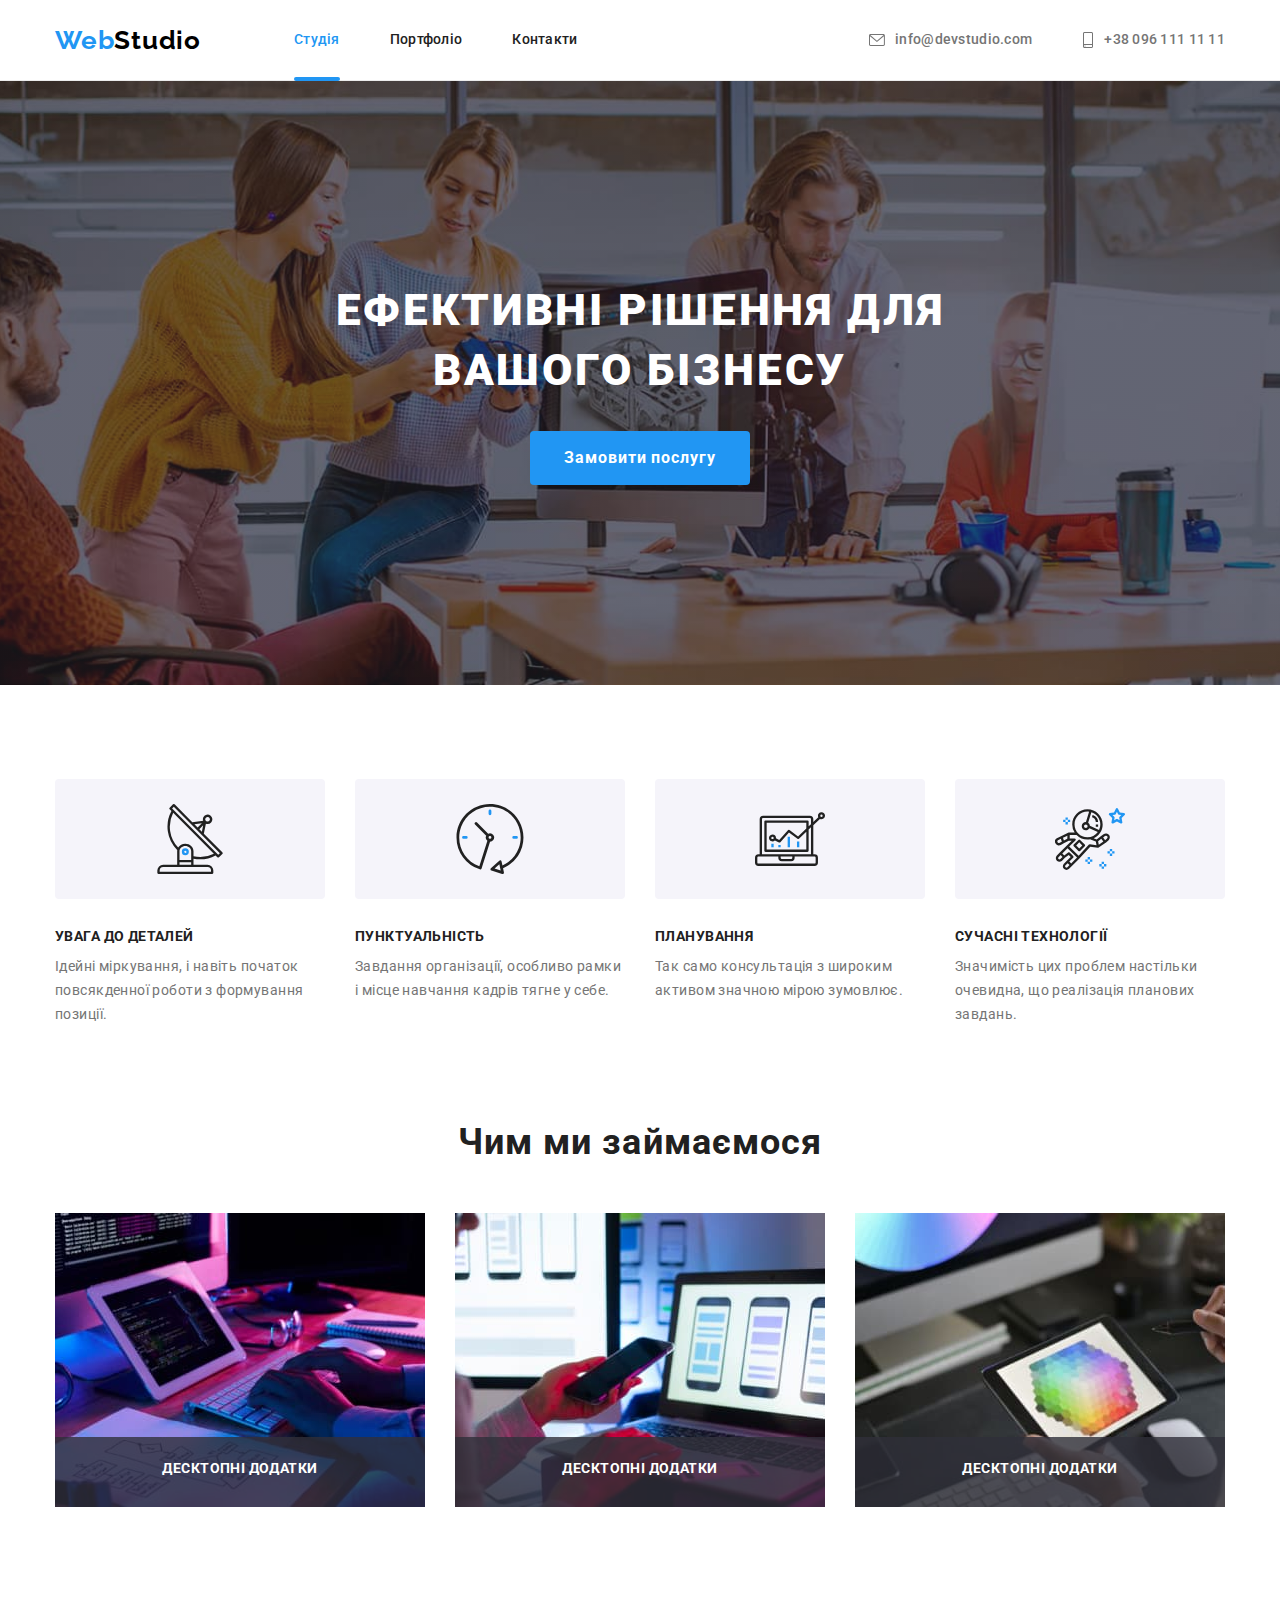
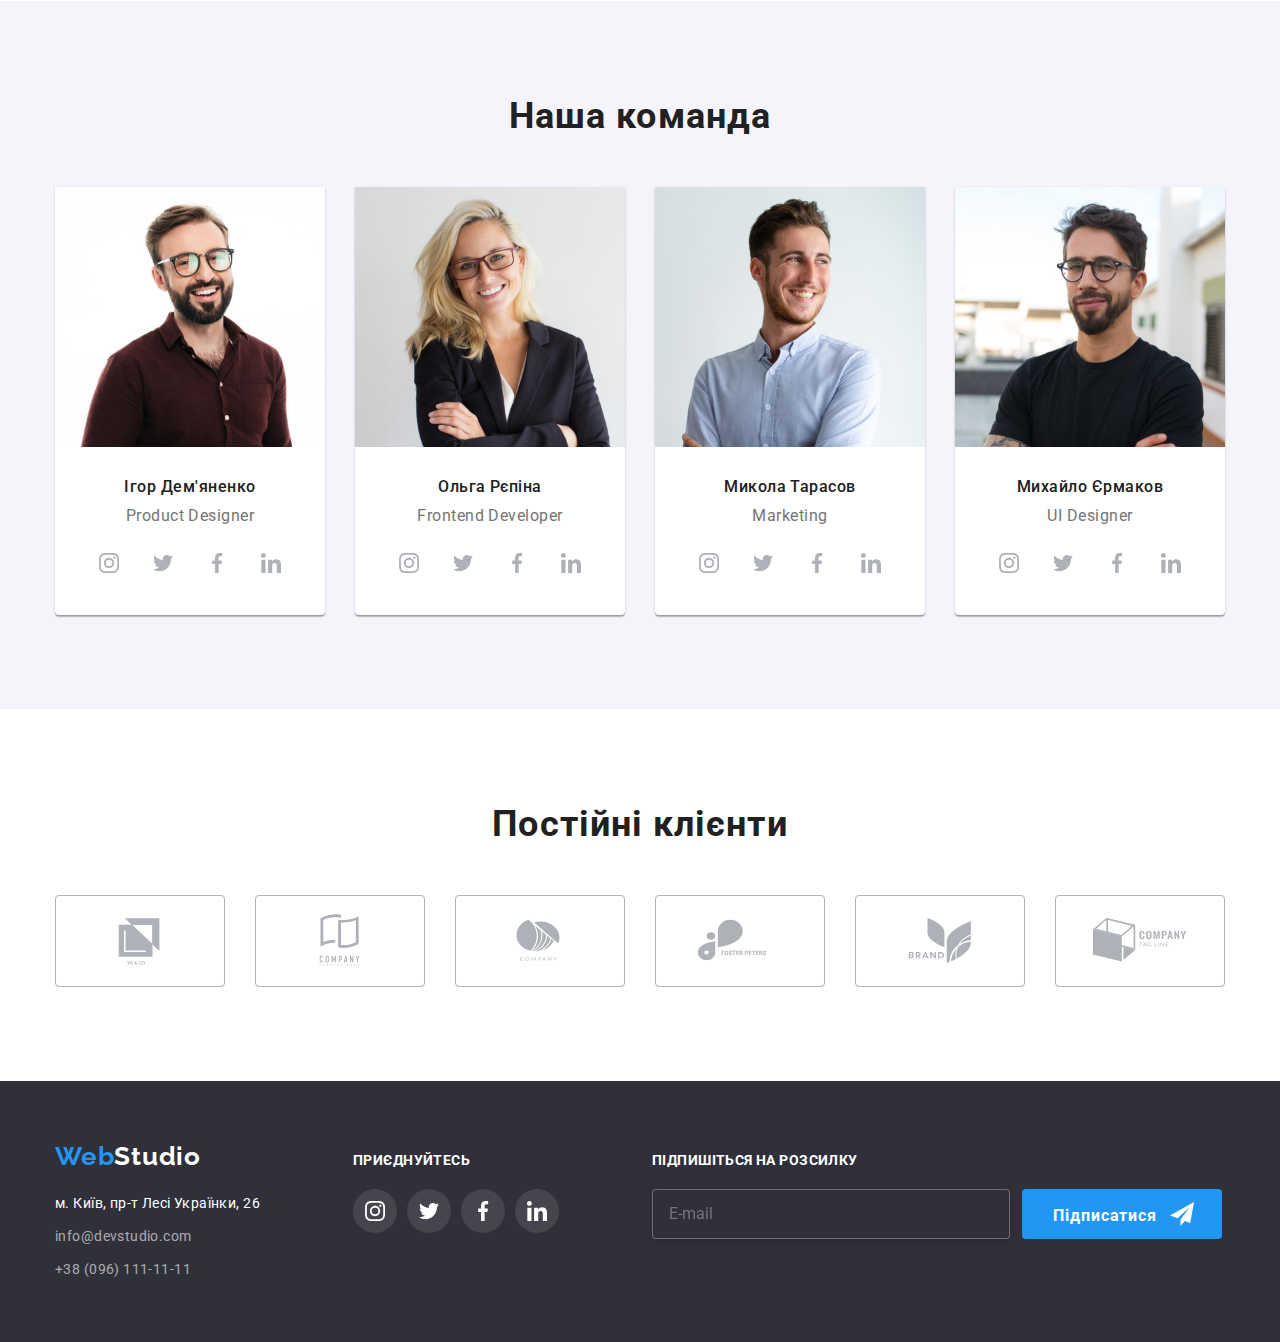
<file: index.html>
<!DOCTYPE html>
<html lang="uk">
  <head>
    <meta charset="UTF-8" />
    <meta http-equiv="X-UA-Compatible" content="IE=edge" />
    <meta name="viewport" content="width=device-width, initial-scale=1.0" />
    <title>Студія</title>
    <link
      rel="stylesheet"
      href="https://cdnjs.cloudflare.com/ajax/libs/modern-normalize/1.0.0/modern-normalize.min.css"
    />
    <link rel="preconnect" href="https://fonts.googleapis.com" />
    <link rel="preconnect" href="https://fonts.gstatic.com" crossorigin />
    <link
      href="https://fonts.googleapis.com/css2?family=Raleway:wght@700&family=Roboto:wght@400;500;700;900&display=swap"
      rel="stylesheet"
    />
    <!-- <link rel="stylesheet" href="./css/styles.css" /> -->
    <link rel="stylesheet" href="./css/main.min.css" />
  </head>
  <body>
    <header class="header__navigation">
      <div class="container header__container">
        <!-- logo -->
        <a href="./index.html" class="header__logo"
          >Web<span class="logo-black">Studio</span></a
        >
        <!-- Меню навігації по інших сторінках -->
        <nav class="header__nav">
          <ul class="header__list list">
            <li class="header__nav-item">
              <a class="header__nav-link current" href="./index.html">Студія</a>
            </li>
            <li class="header__nav-item">
              <a class="header__nav-link" href="./portfolio.html">Портфоліо</a>
            </li>
            <li class="header__nav-item">
              <a class="header__nav-link" href="#">Контакти</a>
            </li>
          </ul>
        </nav>

        <ul class="header__contacts list">
          <li class="header__contacts-item">
            <!-- Посилання на адресу електронної пошти  -->
            <a class="header__contacts-mail" href="mailto:info@devstudio.com"
              ><svg
                class="header__contacts-envelope-icon"
                width="16"
                height="12"
              >
                <use href="./images/symbol-defs.svg#envelope"></use></svg
              >info@devstudio.com</a
            >
          </li>
          <li class="header__contacts-item">
            <!-- Посилання на телефонний номер -->
            <a class="header__contacts-phone" href="tel:+380961111111"
              ><svg
                class="header__contacts-smartphone-icon"
                width="12"
                height="16"
              >
                <use href="./images/symbol-defs.svg#smartphone"></use></svg
              >+38 096 111 11 11</a
            >
          </li>
        </ul>
      </div>
    </header>
    <!-- Унікальний контент сторінки -->
    <main class="main">
      <!-- Секція 1 hero-->
      <section class="hero">
        <div class="container hero__container">
          <h1 class="hero__title">Ефективні рішення для вашого бізнесу</h1>
          <button type="button" class="hero__button" data-modal-open>
            Замовити послугу
          </button>
        </div>
      </section>

      <!-- Секція 2 feature-->
      <section class="feature section">
        <div class="container">
          <h2 class="visually-hidden">Наші особливості</h2>
          <ul class="feature__list list">
            <li class="feature__item">
              <div class="feature__group">
                <svg class="feature__icon" width="70px" height="70px">
                  <use href="./images/symbol-defs.svg#antenna-1"></use>
                </svg>
              </div>
              <h3 class="feature__title">Увага до деталей</h3>
              <p class="feature__text">
                Ідейні міркування, і навіть початок повсякденної роботи з
                формування позиції.
              </p>
            </li>
            <li class="feature__item">
              <div class="feature__group">
                <svg class="feature__icon" width="70px" height="70px">
                  <use href="./images/symbol-defs.svg#clock-1"></use>
                </svg>
              </div>
              <h3 class="feature__title">Пунктуальність</h3>
              <p class="feature__text">
                Завдання організації, особливо рамки і місце навчання кадрів
                тягне у себе.
              </p>
            </li>
            <li class="feature__item">
              <div class="feature__group">
                <svg class="feature__icon" width="70px" height="70px">
                  <use href="./images/symbol-defs.svg#diagram-1"></use>
                </svg>
              </div>

              <h3 class="feature__title">Планування</h3>
              <p class="feature__text">
                Так само консультація з широким активом значною мірою зумовлює.
              </p>
            </li>
            <li class="feature__item">
              <div class="feature__group">
                <svg class="feature__icon" width="70px" height="70px">
                  <use href="./images/symbol-defs.svg#astronaut-1"></use>
                </svg>
              </div>

              <h3 class="feature__title">Сучасні технології</h3>
              <p class="feature__text">
                Значимість цих проблем настільки очевидна, що реалізація
                планових завдань.
              </p>
            </li>
          </ul>
        </div>
      </section>
      <!-- Секція 3 activities-->

      <section class="activities section">
        <div class="container">
          <h2 class="activities__title">Чим ми займаємося</h2>
          <ul class="activities__list list">
            <li class="activities__item">
              <div class="activities__thumb">
                <img
                  class="activities__foto"
                  src="./images/imga.jpg"
                  alt="Людина працює за ком'ютером"
                  width="370"
                />
                <div class="activities__overlay">
                  <div class="activiti__link">
                    <p class="activities__text">Десктопні додатки</p>
                  </div>
                </div>
              </div>
            </li>
            <li class="activities__item">
              <div class="activities__thumb">
                <img
                  class="activities__foto"
                  src="./images/imgb.jpg"
                  alt="Людина тримає телефон"
                  width="370"
                />
                <div class="activities__overlay">
                  <div class="activiti__link">
                    <p class="activities__text">Десктопні додатки</p>
                  </div>
                </div>
              </div>
            </li>
            <li class="activities__item">
              <div class="activities__thumb">
                <img
                  class="activities__foto"
                  src="./images/imgc.jpg"
                  alt="Людина працює на планщеті"
                  width="370"
                />
                <div class="activities__overlay">
                  <div class="activiti__link">
                    <p class="activities__text">Десктопні додатки</p>
                  </div>
                </div>
              </div>
            </li>
          </ul>
        </div>
      </section>
      <!-- Секція 4 workers -->
      <section class="worker section">
        <div class="container">
          <h2 class="worker2-title">Наша команда</h2>
          <ul class="worker-list list">
            <li class="worker-item">
              <img
                class="worker-foto"
                src="./images/1.jpg"
                alt="Молодий чоловік в окулярах"
                width="270"
              />
              <div class="worker-boxlist">
                <h3 class="worker-title">Ігор Дем'яненко</h3>
                <p class="worker-text">Product Designer</p>
                <ul class="worker-social-list list">
                  <li class="worker-social-item">
                    <a href="" class="worker-social-link link">
                      <svg
                        class="worker-social-icon"
                        width="20px"
                        height="20px"
                      >
                        <use href="./images/symbol-defs.svg#instagram-2"></use>
                      </svg>
                    </a>
                  </li>
                  <li class="worker-social-item">
                    <a href="" class="worker-social-link link"
                      ><svg
                        class="worker-social-icon"
                        width="20px"
                        height="20px"
                      >
                        <use
                          href="./images/symbol-defs.svg#twitter-1"
                        ></use></svg
                    ></a>
                  </li>
                  <li class="worker-social-item">
                    <a href="" class="worker-social-link link"
                      ><svg
                        class="worker-social-icon"
                        width="20px"
                        height="20px"
                      >
                        <use
                          href="./images/symbol-defs.svg#facebook-1"
                        ></use></svg
                    ></a>
                  </li>
                  <li class="worker-social-item">
                    <a href="" class="worker-social-link link"
                      ><svg
                        class="worker-social-icon"
                        width="20px"
                        height="20px"
                      >
                        <use
                          href="./images/symbol-defs.svg#linkedin-1"
                        ></use></svg
                    ></a>
                  </li>
                </ul>
              </div>
            </li>

            <li class="worker-item">
              <img
                class="worker-foto"
                src="./images/2.jpg"
                alt="Молода дівчина в окулярах"
                width="270"
              />
              <div class="worker-boxlist">
                <h3 class="worker-title">Ольга Рєпіна</h3>
                <p class="worker-text">Frontend Developer</p>
                <ul class="worker-social-list list">
                  <li class="worker-social-item">
                    <a href="" class="worker-social-link link">
                      <svg
                        class="worker-social-icon icon"
                        width="20px"
                        height="20px"
                      >
                        <use href="./images/symbol-defs.svg#instagram-2"></use>
                      </svg>
                    </a>
                  </li>
                  <li class="worker-social-item">
                    <a href="" class="worker-social-link link"
                      ><svg
                        class="worker-social-icon"
                        width="20px"
                        height="20px"
                      >
                        <use
                          href="./images/symbol-defs.svg#twitter-1"
                        ></use></svg
                    ></a>
                  </li>
                  <li class="worker-social-item">
                    <a href="" class="worker-social-link link"
                      ><svg
                        class="worker-social-icon"
                        width="20px"
                        height="20px"
                      >
                        <use
                          href="./images/symbol-defs.svg#facebook-1"
                        ></use></svg
                    ></a>
                  </li>
                  <li class="worker-social-item">
                    <a href="" class="worker-social-link link"
                      ><svg
                        class="worker-social-icon"
                        width="20px"
                        height="20px"
                      >
                        <use
                          href="./images/symbol-defs.svg#linkedin-1"
                        ></use></svg
                    ></a>
                  </li>
                </ul>
              </div>
            </li>
            <li class="worker-item">
              <img
                class="worker-foto"
                src="./images/3.jpg"
                alt="Молодий чоловік посміхається"
                width="270"
              />
              <div class="worker-boxlist">
                <h3 class="worker-title">Микола Тарасов</h3>
                <p class="worker-text">Marketing</p>
                <ul class="worker-social-list list">
                  <li class="worker-social-item">
                    <a href="" class="worker-social-link link">
                      <svg
                        class="worker-social-icon"
                        width="20px"
                        height="20px"
                      >
                        <use href="./images/symbol-defs.svg#instagram-2"></use>
                      </svg>
                    </a>
                  </li>
                  <li class="worker-social-item">
                    <a href="" class="worker-social-link link"
                      ><svg
                        class="worker-social-icon"
                        width="20px"
                        height="20px"
                      >
                        <use
                          href="./images/symbol-defs.svg#twitter-1"
                        ></use></svg
                    ></a>
                  </li>
                  <li class="worker-social-item">
                    <a href="" class="worker-social-link link"
                      ><svg
                        class="worker-social-icon"
                        width="20px"
                        height="20px"
                      >
                        <use
                          href="./images/symbol-defs.svg#facebook-1"
                        ></use></svg
                    ></a>
                  </li>
                  <li class="worker-social-item">
                    <a href="" class="worker-social-link link"
                      ><svg
                        class="worker-social-icon"
                        width="20px"
                        height="20px"
                      >
                        <use
                          href="./images/symbol-defs.svg#linkedin-1"
                        ></use></svg
                    ></a>
                  </li>
                </ul>
              </div>
            </li>

            <li class="worker-item">
              <img
                class="worker-foto"
                src="./images/4.jpg"
                alt="Молодий чоловік в окулярах"
                width="270"
              />
              <div class="worker-boxlist">
                <h3 class="worker-title">Михайло Єрмаков</h3>
                <p class="worker-text">UI Designer</p>
                <ul class="worker-social-list list">
                  <li class="worker-social-item">
                    <a href="" class="worker-social-link link">
                      <svg
                        class="worker-social-icon"
                        width="20px"
                        height="20px"
                      >
                        <use href="./images/symbol-defs.svg#instagram-2"></use>
                      </svg>
                    </a>
                  </li>
                  <li class="worker-social-item">
                    <a href="" class="worker-social-link link"
                      ><svg
                        class="worker-social-icon"
                        width="20px"
                        height="20px"
                      >
                        <use
                          href="./images/symbol-defs.svg#twitter-1"
                        ></use></svg
                    ></a>
                  </li>
                  <li class="worker-social-item">
                    <a href="" class="worker-social-link link"
                      ><svg
                        class="worker-social-icon"
                        width="20px"
                        height="20px"
                      >
                        <use
                          href="./images/symbol-defs.svg#facebook-1"
                        ></use></svg
                    ></a>
                  </li>
                  <li class="worker-social-item">
                    <a href="" class="worker-social-link link"
                      ><svg
                        class="worker-social-icon"
                        width="20px"
                        height="20px"
                      >
                        <use
                          href="./images/symbol-defs.svg#linkedin-1"
                        ></use></svg
                    ></a>
                  </li>
                </ul>
              </div>
            </li>
          </ul>
        </div>
      </section>

      <section class="client section">
        <div class="container">
          <h2 class="client-title">Постійні клієнти</h2>
          <ul class="client-social-list list">
            <li class="client-social-item">
              <a href="" class="client-social-link link">
                <svg class="client-social-icon" width="106px" height="60px">
                  <use href="./images/symbol-defs.svg#Logo1"></use>
                </svg>
              </a>
            </li>
            <li class="client-social-item">
              <a href="" class="client-social-link link"
                ><svg class="client-social-icon" width="106px" height="60px">
                  <use href="./images/symbol-defs.svg#Logo2"></use></svg
              ></a>
            </li>
            <li class="client-social-item">
              <a href="" class="client-social-link link"
                ><svg class="client-social-icon" width="106px" height="60px">
                  <use href="./images/symbol-defs.svg#Logo3"></use></svg
              ></a>
            </li>
            <li class="client-social-item">
              <a href="" class="client-social-link link"
                ><svg class="client-social-icon" width="106px" height="60px">
                  <use href="./images/symbol-defs.svg#Logo4"></use></svg
              ></a>
            </li>
            <li class="client-social-item">
              <a href="" class="client-social-link link"
                ><svg class="client-social-icon" width="106px" height="60px">
                  <use href="./images/symbol-defs.svg#Logo5"></use></svg
              ></a>
            </li>
            <li class="client-social-item">
              <a href="" class="client-social-link link"
                ><svg class="client-social-icon" width="106px" height="60px">
                  <use href="./images/symbol-defs.svg#Logo6"></use></svg
              ></a>
            </li>
          </ul>
        </div>
      </section>
    </main>
    <!-- Підвал сторінки footer -->
    <footer class="footer">
      <div class="container footer-contact">
        <div class="contact-footer">
          <a class="footer-logo" href="./index.html"
            >Web<span class="logo-wight">Studio</span></a
          >
          <address class="footer-address-list">
            <ul class="footer-list list">
              <li class="footer-item">
                <a
                  class="footer-address"
                  href="https://goo.gl/maps/cFj6b1vBH22CHA6d8"
                  target="_blank"
                  rel="noreferrer noopener"
                  >м. Київ, пр-т Лесі Українки, 26</a
                >
              </li>
              <li class="footer-item">
                <a class="footer-mail" href="mailto:info@devstudio.com"
                  >info@devstudio.com</a
                >
              </li>
              <li class="footer-item">
                <a class="footer-phone" href="tel:+380961111111"
                  >+38 (096) 111-11-11</a
                >
              </li>
            </ul>
          </address>
        </div>

        <div class="social-footer">
          <h3 class="social-footer-title">приєднуйтесь</h3>
          <ul class="social-footer-list list">
            <li class="footer-social-item">
              <a class="footer-social-link link" href="">
                <svg class="footer-social-icon" width="20px" height="20px">
                  <use href="./images/symbol-defs.svg#instagram-2"></use></svg
              ></a>
            </li>
            <li class="footer-social-item">
              <a class="footer-social-link link" href="">
                <svg class="footer-social-icon" width="20px" height="20px">
                  <use href="./images/symbol-defs.svg#twitter-1"></use></svg
              ></a>
            </li>
            <li class="footer-social-item">
              <a class="footer-social-link link" href="">
                <svg class="footer-social-icon" width="20px" height="20px">
                  <use href="./images/symbol-defs.svg#facebook-1"></use></svg
              ></a>
            </li>
            <li class="footer-social-item">
              <a class="footer-social-link link" href="">
                <svg class="footer-social-icon" width="20px" height="20px">
                  <use href="./images/symbol-defs.svg#linkedin-1"></use></svg
              ></a>
            </li>
          </ul>
        </div>
        <!-- ---------------------footer form ------------------------------------>

        <div class="footer-form">
          <p class="footer-form-title">Підпишіться на розсилку</p>
          <form class="footer-modal-form">
            <input
              type="email"
              name="user-email"
              class="footer-modal-input"
              placeholder="E-mail"
              id="e-mail"
              required
            />
            <button class="footer-email-btn" type="submit">
              Підписатися<svg
                class="footer-input-icon"
                width="24px"
                height="24px"
              >
                <use href="./images/symbol-defs.svg#icon-send"></use>
              </svg>
            </button>
          </form>
        </div>
      </div>
      <!-- --------------------modal-window--------------------- -->
      <div class="backdrop is-hidden" data-modal>
        <div class="modal">
          <button type="button" class="modal__close-btn" data-modal-close>
            <svg class="modal__close-icon" width="18px" height="18px">
              <use href="./images/symbol-defs.svg#close"></use>
            </svg>
          </button>

          <p class="modal__title">Залиште свої дані, ми вам передзвонимо</p>
          <form class="modal__form">
            <div class="modal__form-field">
              <label for="user-name" class="modal__form-label"
                ><span>Ім'я</span></label
              >
              <div class="modal__form-wrap">
                <input
                  type="text"
                  class="modal__form-input"
                  name="user-name"
                  placeholder=""
                  required
                  id="user-name"
                />
                <svg class="modal__form-icon" width="18px" height="18px">
                  <use
                    href="./images/symbol-defs.svg#person-black-18dp-1"
                  ></use>
                </svg>
              </div>
            </div>

            <div class="modal__form-field">
              <label for="user-tel" class="modal__form-label"
                ><span>Телефон</span></label
              >
              <div class="modal__form-wrap">
                <input
                  type="tel"
                  class="modal__form-input"
                  name="user-tel"
                  placeholder=""
                  required
                  id="user-tel"
                />
                <svg class="modal__form-icon" width="18px" height="18px">
                  <use href="./images/symbol-defs.svg#phone-black-18dp-1"></use>
                </svg>
              </div>
            </div>

            <div class="modal__form-field">
              <label for="user-email" class="modal__form-label">
                <span>Пошта</span></label
              >
              <div class="modal__form-wrap">
                <input
                  type="email"
                  class="modal__form-input"
                  name="user-email"
                  placeholder=""
                  required
                  id="user-email"
                />
                <svg class="modal__form-icon" width="18px" height="18px">
                  <use href="./images/symbol-defs.svg#email-black-18dp-1"></use>
                </svg>
              </div>
            </div>

            <div class="modal__form-field-comment">
              <label for="user-comment" class="modal__form-label"
                ><span>Коментар</span>
                <textarea
                  class="modal__form-comment-input"
                  name="user-comment"
                  id="user-comment"
                  placeholder="Введіть текст"
                ></textarea>
              </label>
            </div>
            <div class="modal__checkbox">
              <label for="checkbox-btn" class="modal__checkbox-btn"
                ><input
                  class="modal__checkbox-input"
                  type="checkbox"
                  name="topic"
                  id="checkbox-btn"
                  required
                />
                <span class="modal__checkbox-icon"></span>

                <span class="modal__checkbox-text"
                  >Погоджуюся з розсилкою та приймаю </span
                ><a href="#" class="modal__checkbox-text-activ"
                  >Умови договору</a
                >
              </label>
            </div>

            <button class="modal__form-btn" type="submit">Відправити</button>
          </form>
        </div>
      </div>
    </footer>
    <script src="./js/modal.js"></script>
  </body>
</html>
</file>
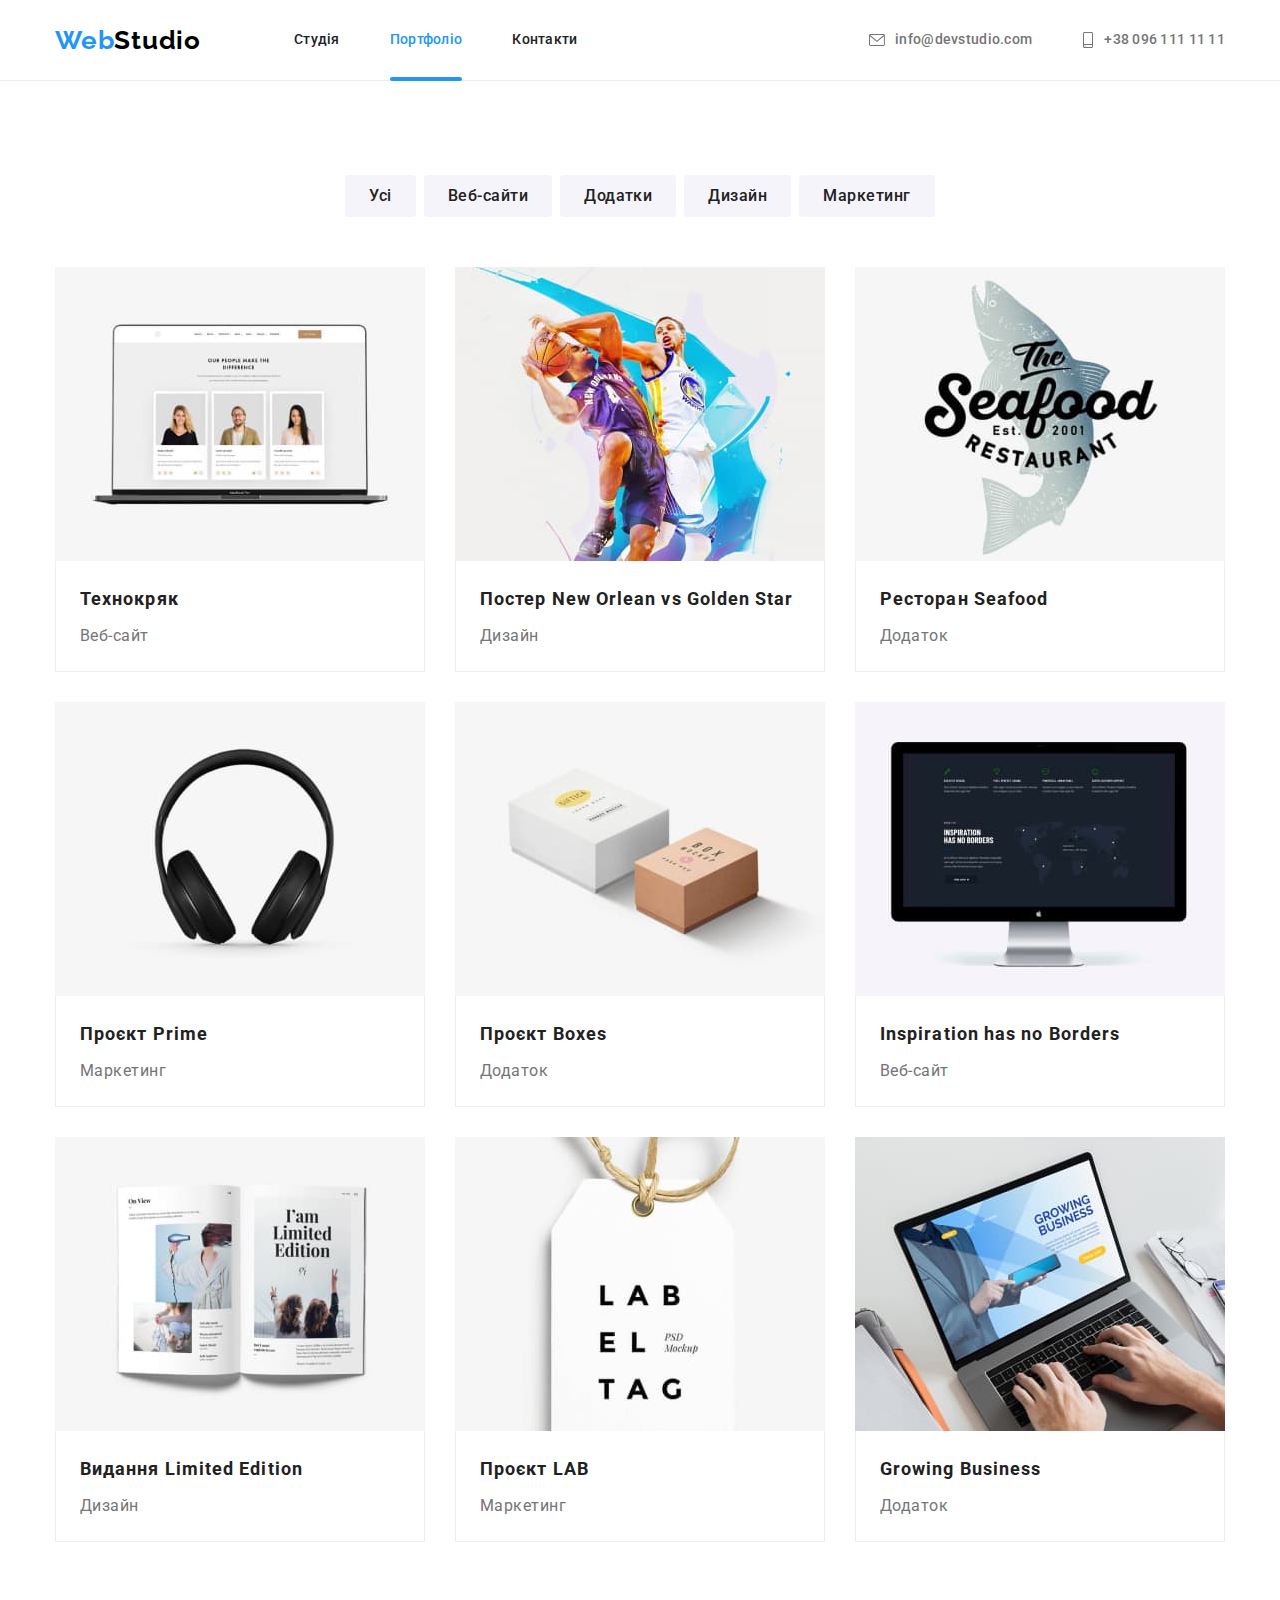
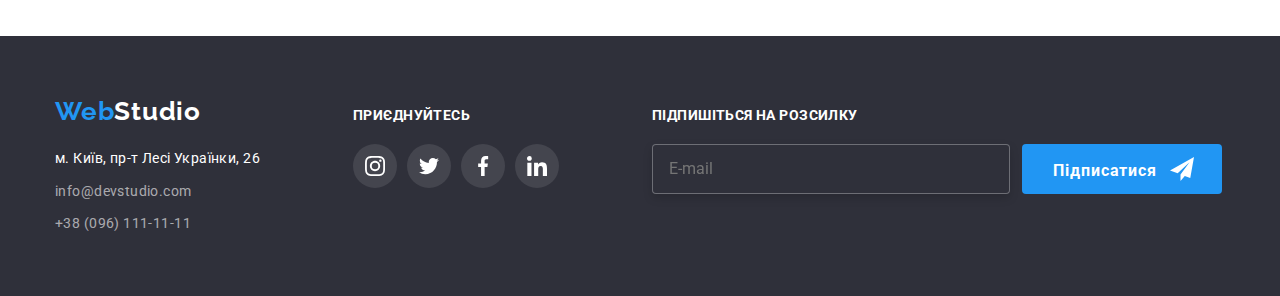
<file: portfolio.html>
<!DOCTYPE html>
<html lang="uk">
  <head>
    <meta charset="UTF-8" />
    <meta http-equiv="X-UA-Compatible" content="IE=edge" />
    <meta name="viewport" content="width=device-width, initial-scale=1.0" />
    <title>Портфоліо</title>
    <link
      rel="stylesheet"
      href="https://cdnjs.cloudflare.com/ajax/libs/modern-normalize/1.0.0/modern-normalize.min.css"
    />
    <link rel="preconnect" href="https://fonts.googleapis.com" />
    <link rel="preconnect" href="https://fonts.gstatic.com" crossorigin />
    <link
      href="https://fonts.googleapis.com/css2?family=Raleway:wght@700&family=Roboto:wght@400;500;700;900&display=swap"
      rel="stylesheet"
    />
    <!-- <link rel="stylesheet" href="./css/styles.css" /> -->
    <link rel="stylesheet" href="./css/main.min.css" />
  </head>
  <body>
   <header class="header__navigation">
      <div class="container header__container">
        <!-- logo -->
        <a href="./index.html" class="header__logo"
          >Web<span class="logo-black">Studio</span></a
        >
        <!-- Меню навігації по інших сторінках -->
         <nav class="header__nav">
          <ul class="header__list list">
            <li class="header__nav-item">
              <a class="header__nav-link " href="./index.html">Студія</a>
            </li>
            <li class="header__nav-item">
              <a class="header__nav-link current" href="./portfolio.html">Портфоліо</a>
            </li>
            <li class="header__nav-item">
              <a class="header__nav-link" href="#">Контакти</a>
            </li>
          </ul>
        </nav>
        <ul class="header__contacts list">
          <li class="header__contacts-item">
            <!-- Посилання на адресу електронної пошти  -->
            <a class="header__contacts-mail" href="mailto:info@devstudio.com"
              ><svg
                class="header__contacts-envelope-icon"
                width="16"
                height="12"
              >
                <use href="./images/symbol-defs.svg#envelope"></use></svg
              >info@devstudio.com</a
            >
          </li>
          <li class="header__contacts-item">
            <!-- Посилання на телефонний номер -->
            <a class="header__contacts-phone" href="tel:+380961111111"
              ><svg
                class="header__contacts-smartphone-icon"
                width="12"
                height="16"
              >
                <use href="./images/symbol-defs.svg#smartphone"></use></svg
              >+38 096 111 11 11</a
            >
          </li>
        </ul>
      </div>
    </header>
    <main class="body">
      <section class="workbtn section">
        <div class="container">
          <h1 class="visually-hidden">Портфоліо</h1>
          <!-- work link button -->
          <ul class="worklink-list list">
            <li class="worklink-item">
              <button class="worklink-btn" type="button">Усі</button>
            </li>
            <li class="worklink-item">
              <button class="worklink-btn" type="button">Веб-сайти</button>
            </li>
            <li class="worklink-item">
              <button class="worklink-btn" type="button">Додатки</button>
            </li>
            <li class="worklink-item">
              <button class="worklink-btn" type="button">Дизайн</button>
            </li>
            <li class="worklink-item">
              <button class="worklink-btn" type="button">Маркетинг</button>
            </li>
          </ul>
          <!-- Links to work -->
          <ul class="linkwork-list list">
            <li class="linkwork-item">
              <a href="" class="linkwork-link link">
                <article class="linkwork-product">
                  <div class="linkwork-thumb">
                    <img src="./images/imgportfolio1.jpg" alt="Ноутбук" />
                    <div class="linkwork-product-overlay">
                      <div class="linkwork-overlay">
                        <p class="linkwork-text-overlay">
                          Ресурс пропонує комплексні пропозиції з різним рівнем
                          функціоналу та сервісів. Все це дозволить відвідувачу
                          отримати вичерпні відомості про компанію чи приватну
                          особу.
                        </p>
                      </div>
                    </div>
                  </div>
                  <div class="linkwork-content">
                    <h2 class="linkwork-title">Технокряк</h2>
                    <p class="linkwork-text">Веб-сайт</p>
                  </div>
                </article>
              </a>
            </li>
            <li class="linkwork-item">
              <a href="" class="linkwork-link link">
                <article class="linkwork-product">
                  <div class="linkwork-thumb">
                    <img src="./images/imgportfolio2.jpg" alt="Баскетбол" />
                    <div class="linkwork-product-overlay">
                      <div class="linkwork-overlay">
                        <p class="linkwork-text-overlay">
                          Ресурс пропонує комплексні пропозиції з різним рівнем
                          функціоналу та сервісів. Все це дозволить відвідувачу
                          отримати вичерпні відомості про компанію чи приватну
                          особу.
                        </p>
                      </div>
                    </div>
                  </div>
                  <div class="linkwork-content">
                    <h2 class="linkwork-title">
                      Постер New Orlean vs Golden Star
                    </h2>
                    <p class="linkwork-text">Дизайн</p>
                  </div>
                </article>
              </a>
            </li>
            <li class="linkwork-item">
              <a href="" class="linkwork-link link">
                <article class="linkwork-product">
                  <div class="linkwork-thumb">
                    <img src="./images/imgportfolio3.jpg" alt="Ресторан" />
                    <div class="linkwork-product-overlay">
                      <div class="linkwork-overlay">
                        <p class="linkwork-text-overlay">
                          Ресурс пропонує комплексні пропозиції з різним рівнем
                          функціоналу та сервісів. Все це дозволить відвідувачу
                          отримати вичерпні відомості про компанію чи приватну
                          особу.
                        </p>
                      </div>
                    </div>
                  </div>
                  <div class="linkwork-content">
                    <h2 class="linkwork-title">Ресторан Seafood</h2>
                    <p class="linkwork-text">Додаток</p>
                  </div>
                </article>
              </a>
            </li>
            <li class="linkwork-item">
              <a href="" class="linkwork-link link">
                <article class="linkwork-product">
                  <div class="linkwork-thumb">
                    <img src="./images/imgportfolio4.jpg" alt="Наушники" />
                    <div class="linkwork-product-overlay">
                      <div class="linkwork-overlay">
                        <p class="linkwork-text-overlay">
                          Ресурс пропонує комплексні пропозиції з різним рівнем
                          функціоналу та сервісів. Все це дозволить відвідувачу
                          отримати вичерпні відомості про компанію чи приватну
                          особу.
                        </p>
                      </div>
                    </div>
                  </div>
                  <div class="linkwork-content">
                    <h2 class="linkwork-title">Проєкт Prime</h2>
                    <p class="linkwork-text">Маркетинг</p>
                  </div>
                </article>
              </a>
            </li>
            <li class="linkwork-item">
              <a href="" class="linkwork-link link">
                <article class="linkwork-product">
                  <div class="linkwork-thumb">
                    <img src="./images/imgportfolio5.jpg" alt="Коробки" />
                    <div class="linkwork-product-overlay">
                      <div class="linkwork-overlay">
                        <p class="linkwork-text-overlay">
                          Ресурс пропонує комплексні пропозиції з різним рівнем
                          функціоналу та сервісів. Все це дозволить відвідувачу
                          отримати вичерпні відомості про компанію чи приватну
                          особу.
                        </p>
                      </div>
                    </div>
                  </div>
                  <div class="linkwork-content">
                    <h2 class="linkwork-title">Проєкт Boxes</h2>
                    <p class="linkwork-text">Додаток</p>
                  </div>
                </article>
              </a>
            </li>
            <li class="linkwork-item">
              <a href="" class="linkwork-link link">
                <article class="linkwork-product">
                  <div class="linkwork-thumb">
                    <img src="./images/imgportfolio6.jpg" alt="Лептоп" />
                    <div class="linkwork-product-overlay">
                      <div class="linkwork-overlay">
                        <p class="linkwork-text-overlay">
                          Ресурс пропонує комплексні пропозиції з різним рівнем
                          функціоналу та сервісів. Все це дозволить відвідувачу
                          отримати вичерпні відомості про компанію чи приватну
                          особу.
                        </p>
                      </div>
                    </div>
                  </div>
                  <div class="linkwork-content">
                    <h2 class="linkwork-title">Inspiration has no Borders</h2>
                    <p class="linkwork-text">Веб-сайт</p>
                  </div>
                </article>
              </a>
            </li>
            <li class="linkwork-item">
              <a href="" class="linkwork-link link">
                <article class="linkwork-product">
                  <div class="linkwork-thumb">
                    <img src="./images/imgportfolio7.jpg" alt="Книга" />
                    <div class="linkwork-product-overlay">
                      <div class="linkwork-overlay">
                        <p class="linkwork-text-overlay">
                          Ресурс пропонує комплексні пропозиції з різним рівнем
                          функціоналу та сервісів. Все це дозволить відвідувачу
                          отримати вичерпні відомості про компанію чи приватну
                          особу.
                        </p>
                      </div>
                    </div>
                  </div>
                  <div class="linkwork-content">
                    <h2 class="linkwork-title">Видання Limited Edition</h2>
                    <p class="linkwork-text">Дизайн</p>
                  </div>
                </article>
              </a>
            </li>
            <li class="linkwork-item">
              <a href="" class="linkwork-link link">
                <article class="linkwork-product">
                  <div class="linkwork-thumb">
                    <img src="./images/imgportfolio8.jpg" alt="Бирка" />
                    <div class="linkwork-product-overlay">
                      <div class="linkwork-overlay">
                        <p class="linkwork-text-overlay">
                          Ресурс пропонує комплексні пропозиції з різним рівнем
                          функціоналу та сервісів. Все це дозволить відвідувачу
                          отримати вичерпні відомості про компанію чи приватну
                          особу.
                        </p>
                      </div>
                    </div>
                  </div>
                  <div class="linkwork-content">
                    <h2 class="linkwork-title">Проєкт LAB</h2>
                    <p class="linkwork-text">Маркетинг</p>
                  </div>
                </article>
              </a>
            </li>
            <li class="linkwork-item">
              <a href="" class="linkwork-link link">
                <article class="linkwork-product">
                  <div class="linkwork-thumb">
                    <img
                      src="./images/imgportfolio9.jpg"
                      alt="Работают за ноутбуком"
                    />
                    <div class="linkwork-product-overlay">
                      <div class="linkwork-overlay">
                        <p class="linkwork-text-overlay">
                          Ресурс пропонує комплексні пропозиції з різним рівнем
                          функціоналу та сервісів. Все це дозволить відвідувачу
                          отримати вичерпні відомості про компанію чи приватну
                          особу.
                        </p>
                      </div>
                    </div>
                  </div>
                  <div class="linkwork-content">
                    <h2 class="linkwork-title">Growing Business</h2>
                    <p class="linkwork-text">Додаток</p>
                  </div>
                </article>
              </a>
            </li>
          </ul>
        </div>
      </section>
    </main>
    <!-- Підвал сторінки footer -->
    <footer class="footer">
      <div class="container footer-contact">
        <div class="contact-footer">
          <a class="footer-logo" href="./index.html"
            >Web<span class="logo-wight">Studio</span></a
          >
          <address class="footer-address-list">
            <ul class="footer-list list">
              <li class="footer-item">
                <a
                  class="footer-address"
                  href="https://goo.gl/maps/cFj6b1vBH22CHA6d8"
                  target="_blank"
                  rel="noreferrer noopener"
                  >м. Київ, пр-т Лесі Українки, 26</a
                >
              </li>
              <li class="footer-item">
                <a class="footer-mail" href="mailto:info@devstudio.com"
                  >info@devstudio.com</a
                >
              </li>
              <li class="footer-item">
                <a class="footer-phone" href="tel:+380961111111"
                  >+38 (096) 111-11-11</a
                >
              </li>
            </ul>
          </address>
        </div>

        <div class="social-footer">
          <h3 class="social-footer-title">приєднуйтесь</h3>
          <ul class="social-footer-list list">
            <li class="footer-social-item">
              <a class="footer-social-link link" href="">
                <svg class="footer-social-icon" width="20px" height="20px">
                  <use href="./images/symbol-defs.svg#instagram-2"></use></svg
              ></a>
            </li>
            <li class="footer-social-item">
              <a class="footer-social-link link" href="">
                <svg class="footer-social-icon" width="20px" height="20px">
                  <use href="./images/symbol-defs.svg#twitter-1"></use></svg
              ></a>
            </li>
            <li class="footer-social-item">
              <a class="footer-social-link link" href="">
                <svg class="footer-social-icon" width="20px" height="20px">
                  <use href="./images/symbol-defs.svg#facebook-1"></use></svg
              ></a>
            </li>
            <li class="footer-social-item">
              <a class="footer-social-link link" href="">
                <svg class="footer-social-icon" width="20px" height="20px">
                  <use href="./images/symbol-defs.svg#linkedin-1"></use></svg
              ></a>
            </li>
          </ul>
        </div>
        <!-- ---------------------footer form ------------------------------------>

       <div class="footer-form">
          <p class="footer-form-title">Підпишіться на розсилку</p>
          <form class="footer-modal-form">
            <input
              type="email"
              name="user-email"
              class="footer-modal-input"
              placeholder="E-mail"
              id="e-mail"
              required
            />
            <button class="footer-email-btn" type="submit">
              Підписатися<svg
                class="footer-input-icon"
                width="24px"
                height="24px"
              >
                <use href="./images/symbol-defs.svg#icon-send"></use>
              </svg>
            </button>
          </form>
        </div>
      </div>
      </div>
      </div>
    </footer>
  </body>
</html>
</file>
<file: css/main.min.css>
:root{--primary-text-color: #757575;--title-text-color: #212121;--accent-color: #2196f3;--accent-color-overley: rgba(33, 150, 243, 0.9);--accent2-color: #ffffff;--header-background: #ffffff;--footer-background: #2f303a;--body-background-color: #ffffff;--section4-background: #f5f4fa;--sectionhero-color: #ffffff;--section1-title-color: #ffffff;--section3-background-color: #f5f5f5;--section31-background-color: #f5f4fa;--section1-background: #2f303a;--hero-background: #c4c4c4;--logo1-color: #2196f3;--logo2-color: #000000;--icon-color: #000000;--logo3-color: #ffffff;--footercontact-color: rgba(255, 255, 255, 0.6);--activ-accent-color: #188ce8;--linkwork-list-gap: 15px;--border-color: #eeeeee;--color-icon: #afb1b8;--footer-background-color-icon: rgba(255, 255, 255, 0.1);--border-header: #ececec;--address-color: #ffffff;--background-overlay: rgba(0, 0, 0, 0.2);--background-modal: #ffffff;--activity-background: rgba(47, 48, 58, 0.8);--time-function: 250ms;--transition-function: cubic-bezier(0.4, 0, 0.2, 1)}p,h1,h2,h3,h4,h5,h6{margin:0}ul,ol{margin:0;padding-left:0}a{text-decoration:none}img{display:block;max-width:100%;height:auto}.section{padding:94px 0}.container{margin-left:auto;margin-right:auto;width:1200px;padding-left:15px;padding-right:15px}body{font-family:"Roboto","Raleway",sans-serif;background-color:#fff;color:#757575}*,::after,::before{box-sizing:border-box}.list{padding:0;margin:0;list-style:none}.link{text-decoration:none}.linkwork-link{text-decoration:none}.visually-hidden{position:absolute;white-space:nowrap;width:1px;height:1px;overflow:hidden;border:0;padding:0;clip:rect(0 0 0 0);-webkit-clip-path:inset(50%);clip-path:inset(50%);margin:-1px}.header__logo{font-family:"Raleway",sans-serif;font-style:normal;font-weight:700;font-size:26px;line-height:1.19;letter-spacing:.03em;color:var(--accent-color);text-decoration:none;margin-right:93px}.logo-black{color:var(--logo2-color)}.header__navigation{display:flex;margin-left:auto;border-bottom:1px solid var(--border-header)}.header__list{display:flex;margin-left:auto}.header__contacts{display:flex;margin-left:auto}.header__nav-item:last-child{margin-right:0}.header__list .header__nav-link{display:inline-block;font-style:normal;font-weight:500;font-size:14px;line-height:1.14;letter-spacing:.02em;color:var(--title-text-color);padding-top:32px;padding-bottom:32px;transition:color var(--time-function) var(--transition-function)}.header__list .header__nav-link:hover,.header__list .header__nav-link:focus{color:var(--accent-color)}.header__contacts-mail{display:flex;font-style:normal;font-weight:500;font-size:14px;line-height:1.14;letter-spacing:.02em;color:var(--primary-text-color);text-decoration:none;padding-top:32px;padding-bottom:32px;align-items:center;justify-content:center;transition:color var(--time-function) var(--transition-function)}.header__contacts-mail:hover,.header__contacts-mail:focus{color:var(--accent-color)}.header__contacts-phone{display:flex;font-style:normal;font-weight:500;font-size:14px;line-height:1.14;letter-spacing:.02em;color:var(--primary-text-color);text-decoration:none;padding-top:32px;padding-bottom:32px;align-items:center;justify-content:center;transition:color var(--time-function) var(--transition-function)}.header__contacts-phone:hover,.header__contacts-phone:focus{color:var(--accent-color)}.header__contacts-envelope-icon,.header__contacts-smartphone-icon{display:inline-flex;align-items:center;margin-right:10px;fill:currentColor}.header__contacts-envelope-icon:hover::before,.header__contacts-smartphone-icon:hover::before{fill:var(--accent-color)}.header__nav-link.current{position:relative}.current::after{position:absolute;left:0;bottom:-1px;display:block;content:"";width:100%;height:4px;border-radius:2px;background:var(--accent-color)}.header__nav .header__nav-link.current{color:var(--accent-color)}.header-navigation{display:flex;align-items:center;border-bottom:1px solid var(--border-header)}.header__container{display:flex;align-items:center}.header__nav-item,.header__contacts-item:not(:last-child){margin-right:50px}.hero{background:var(--hero-background);padding:200px 0;max-width:1600px;margin-left:auto;margin-right:auto;background-image:linear-gradient(to right, rgba(47, 48, 58, 0.4), rgba(47, 48, 58, 0.4)),url("../images/1mgoverlay.jpg");background-repeat:no-repeat;background-position:center;background-size:cover}.hero__container{text-align:center}.hero__title{font-style:normal;font-weight:900;font-size:44px;line-height:1.36;letter-spacing:.06em;text-transform:uppercase;color:var(--section1-title-color);max-width:696px;margin:0 auto}.hero__button{border-radius:4px;padding:10px 32px;font-family:inherit;font-style:normal;font-weight:700;font-size:16px;line-height:1.88;text-align:center;letter-spacing:.06em;color:var(--section1-title-color);background:var(--accent-color);cursor:pointer;margin-top:30px;border-color:rgba(0,0,0,0);transition:background-color var(--time-function) var(--transition-function),color var(--time-function) var(--transition-function)}.hero__button:hover,.hero__button:focus{background-color:var(--activ-accent-color);color:var(--accent2-color);box-shadow:0px 4px 4px rgba(0,0,0,.15)}.feature{padding-bottom:0}.feature__list{display:flex;gap:30px}.feature__group{width:270px;height:120px;border-radius:4px;display:flex;align-items:center;justify-content:center;background-color:var(--section31-background-color)}.feature__title{font-weight:700;font-size:14px;line-height:1.14;letter-spacing:.03em;text-transform:uppercase;color:var(--title-text-color);margin-bottom:10px;margin-top:30px}.feature__text{font-size:14px;line-height:1.71;letter-spacing:.03em}.activities__thumb{position:relative;width:370px;overflow:hidden}.activities__overlay{display:block;position:absolute;bottom:0;left:0;width:370px;height:70px;padding:24px 107px;background-color:var(--activity-background)}.activities__list{display:flex;gap:30px}.activities__title{font-weight:700;font-size:36px;line-height:1.17;text-align:center;letter-spacing:.03em;color:var(--title-text-color);margin-bottom:50px}.activities__text{font-family:inherit;font-style:normal;font-weight:700;font-size:14px;line-height:1.14;text-align:center;letter-spacing:.03em;text-transform:uppercase;color:var(--body-background-color)}.worker{background:var(--section31-background-color)}.worker-list{display:flex;gap:30px}.worker-boxlist{padding-top:30px;padding-bottom:30px}.worker-item{background-color:var(--body-background-color);box-shadow:0px 1px 3px rgba(0,0,0,.12),0px 1px 1px rgba(0,0,0,.14),0px 2px 1px rgba(0,0,0,.2);border-radius:0px 0px 4px 4px}.worker-item:first-child{margin-right:0}.worker-text{font-size:16px;line-height:1.19;text-align:center;letter-spacing:.03em;margin-bottom:16px}.client-social-list{display:flex;gap:30px}.client-social-item{width:calc((100% - 150px)/6);height:92px}.client-social-link{width:100%;height:100%;border:1px solid var(--color-icon);border-radius:4px;display:flex;align-items:center;justify-content:center;transition:border-color var(--time-function)}.client-social-link .client-social-icon{transition:border-color var(--time-function) var(--transition-function),fill var(--time-function) var(--transition-function)}.client-social-icon{fill:var(--color-icon)}.client-social-link:hover,.client-social-link:focus{border-color:var(--accent-color)}.client-social-link:hover .client-social-icon,.client-social-link:focus .client-social-icon{fill:var(--accent-color)}.linkwork-list{display:flex;flex-wrap:wrap;gap:30px;margin-top:50px}.linkwork-item{flex-basis:calc((100% - 60px)/3)}.linkwork-link{display:block;transition:box-shadow var(--time-function) var(--transition-function)}.linkwork-link:hover,.linkwork-link:focus{box-shadow:0px 1px 1px rgba(0,0,0,.12),0px 4px 4px rgba(0,0,0,.06),1px 4px 6px rgba(0,0,0,.16)}.linkwork-content{padding:20px 24px;border-left:1px solid var(--border-color);border-right:1px solid var(--border-color);border-bottom:1px solid var(--border-color)}.linkwork-text{font-size:16px;line-height:1.87;letter-spacing:.03em;color:var(--primary-text-color)}.worklink-list{display:flex;justify-content:center}.worklink-item:not(:last-child){margin-right:8px}.worklink-btn{border-radius:4px;padding:6px 22px;font-style:normal;font-weight:500;font-family:inherit;font-size:16px;line-height:1.62;cursor:pointer;letter-spacing:.03em;text-align:center;color:var(--title-text-color);background-color:var(--section4-background);border-color:rgba(0,0,0,0);transition:background-color var(--time-function) var(--transition-function),color var(--time-function) var(--transition-function),box-shadow var(--time-function)}.worklink-btn:hover,.worklink-btn:focus{background-color:var(--accent-color);color:var(--header-background);box-shadow:0px 3px 1px rgba(0,0,0,.1),0px 1px 2px rgba(0,0,0,.08),0px 2px 2px rgba(0,0,0,.12)}.linkwork-product:hover .linkwork-overlay{opacity:1}.linkwork-product:focus .linkwork-overlay{opacity:1}.linkwork-thumb:hover::before{opacity:1}.linkwork-thumb{position:relative;width:370px;overflow:hidden}.linkwork-product-overlay{display:block;position:absolute;top:0;left:0;width:100%;height:100%;background-color:var(--accent-color-overley);transform:translatey(100%);transition:transform var(--time-function) var(--transition-function)}.linkwork-product:hover .linkwork-product-overlay{transform:translateY(0)}.linkwork-product:focus .linkwork-product-overlay{transform:translateY(0)}.linkwork-overlay{display:flex;position:absolute;width:100%;height:100%;top:50%;left:50%;transform:translate(-50%, -50%);padding:63px 24px;opacity:0}.linkwork-text-overlay{font-size:18px;line-height:1.56;letter-spacing:.03em;color:var(--body-background-color)}.linkwork-title{font-size:18px;line-height:2;letter-spacing:.06em;cursor:pointer;margin-bottom:4px;color:var(--title-text-color)}.client-title{font-family:inherit;font-style:normal;font-weight:700;font-size:36px;line-height:1.17;text-align:center;letter-spacing:.03em;color:var(--title-text-color);margin-bottom:50px}.worker-social-list{display:flex;justify-content:center;gap:10px}.worker-social-item{width:44px;height:44px}.worker-social-link{width:100%;height:100%;border-radius:50%;display:flex;align-items:center;justify-content:center;transition:background-color var(--time-function) var(--transition-function),fill var(--time-function) var(--transition-function)}.worker-social-icon{fill:var(--color-icon);transition:fill var(--time-function)}.worker-social-link:hover,.worker-social-link:focus{background-color:var(--accent-color)}.worker-social-link:hover .worker-social-icon,.worker-social-link:focus .worker-social-icon{fill:var(--body-background-color)}.worker-title{font-weight:500;font-size:16px;line-height:1.19;text-align:center;letter-spacing:.03em;margin-bottom:10px;color:var(--title-text-color)}.worker2-title{margin-bottom:50px;font-weight:700;font-size:36px;line-height:1.17;text-align:center;letter-spacing:.03em;color:var(--title-text-color)}.backdrop{position:fixed;top:0;left:0;width:100%;height:100%;background-color:var(--background-overlay);transition:opacity var(--time-function) linear,visibility var(--time-function) linear}.backdrop.is-hidden{visibility:hidden;pointer-events:none;opacity:0}.modal{position:absolute;top:50%;left:50%;transform:translate(-50%, -50%) scale(1);transition:transform var(--time-function) linear;border-radius:5px;width:528px;height:581px;border-radius:4px;padding:40px;background-color:var(--background-modal)}.modal:hover,.modal:focus{box-shadow:0px 1px 3px rgba(0,0,0,.12),0px 1px 1px rgba(0,0,0,.14),0px 2px 1px rgba(0,0,0,.2)}.backdrop.is-hidden .modal{transform:translate(-50%, -50%) scale(0)}.modal__checkbox{display:inline-flex;align-items:center;margin-bottom:30px}.modal__checkbox-btn{display:flex;align-items:center}.modal__checkbox-text{font-family:inherit;font-style:normal;font-weight:400;font-size:14px;line-height:1.71;letter-spacing:.03em;white-space:pre}.modal__checkbox-text-activ{font-family:inherit;font-style:normal;font-weight:400;font-size:14px;line-height:1.71;letter-spacing:.03em;color:var(--accent-color);text-decoration:underline}.modal__checkbox-input{-webkit-appearance:none;-moz-appearance:none;appearance:none}.modal__checkbox-icon{display:inline-block;width:15px;height:15px;border:2px solid var(--title-text-color);border-radius:4px;margin-right:7px}.modal__checkbox-input:checked+.modal__checkbox-icon{background-image:url(../images/icon-check.svg);background-size:contain;background-origin:border-box;background-repeat:no-repeat;background-position:center;background-color:var(--accent-color);border-color:var(--accent-color)}.modal__form-btn{font-family:inherit;font-style:normal;font-weight:700;width:200px;height:50px;color:var(--accent2-color);background:var(--accent-color);box-shadow:0px 4px 4px rgba(0,0,0,.15);border-radius:4px;font-size:16px;line-height:1.88;border-color:rgba(0,0,0,0);transition:background-color var(--time-function) var(--transition-function),color var(--time-function) var(--transition-function)}.modal__form-btn:hover,.modal__form-btn:focus{background-color:var(--activ-accent-color);color:var(--accent2-color);box-shadow:0px 4px 4px rgba(0,0,0,.15)}.modal__close-btn{display:flex;align-items:center;justify-content:center;cursor:pointer;position:absolute;width:30px;height:30px;background-color:rgba(0,0,0,0);border-radius:50%;right:8px;top:8px;padding:6px;border:1px solid rgba(0,0,0,.1);transition:border-color var(--time-function) var(--transition-function)}.modal__close-icon{transition:fill var(--time-function) var(--transition-function)}.modal__close-btn:hover,.modal__close-btn:focus{border-color:var(--accent-color);fill:var(--accent-color)}.modal__title{font-family:inherit;font-weight:700;font-size:20px;line-height:1.15;text-align:center;letter-spacing:.03em;margin-bottom:12px;color:var(--title-text-color)}.modal__form{display:block;text-align:center}.modal__form-field{margin-bottom:10px}.modal__form-field-comment{margin-bottom:20px}.modal__form-input{width:100%;min-height:40px;border:1px solid rgba(33,33,33,.2);border-radius:4px;padding-left:42px;font-size:14px;line-height:1.17;letter-spacing:.01em;outline:rgba(0,0,0,0)}.modal__form-input:focus,.modal__form-comment-input:focus{border-color:var(--accent-color)}.modal__form-input:focus+.modal__form-icon{fill:var(--accent-color)}.modal__form-comment-input{display:block;width:100%;min-height:120px;border:1px solid rgba(33,33,33,.2);border-radius:4px;padding:12px 16px;resize:none;outline:rgba(0,0,0,0)}.modal__form-comment-input::-moz-placeholder, .modal__form-input::-moz-placeholder{font-size:12px;line-height:1.17;letter-spacing:.01em;color:rgba(117,117,117,.5)}.modal__form-comment-input:-ms-input-placeholder, .modal__form-input:-ms-input-placeholder{font-size:12px;line-height:1.17;letter-spacing:.01em;color:rgba(117,117,117,.5)}.modal__form-comment-input::placeholder,.modal__form-input::placeholder{font-size:12px;line-height:1.17;letter-spacing:.01em;color:rgba(117,117,117,.5)}.modal__form-label{font-size:12px;line-height:1.17;letter-spacing:.01em;color:var(--primary-text-color)}.modal__form-label span{display:block;text-align:left;margin-bottom:4px}.modal__form-wrap{position:relative}.modal__form-icon{position:absolute;top:50%;left:12px;transform:translateY(-50%);transition:color var(--time-function) var(--transition-function)}.footer{background:var(--footer-background);padding-top:60px;padding-bottom:60px}.footer-address-list{margin-top:20px}.footer-item:not(:first-child){margin-top:9px}.footer-logo{font-family:"Raleway",sans-serif;font-style:normal;font-weight:700;font-size:26px;line-height:1.19;letter-spacing:.03em;color:var(--accent-color);text-decoration:none}.logo-wight{color:var(--logo3-color)}.footer-contact{display:flex;align-items:baseline}.social-footer-title{font-family:inherit;font-style:normal;font-weight:700;font-size:14px;line-height:1.14;letter-spacing:.03em;text-transform:uppercase;color:#fff;margin-bottom:20px}.social-footer{display:inline-block;margin-left:93px}.social-footer-list{display:flex;align-items:center;gap:10px}.footer-social-item{width:44px;height:44px;border-radius:50%;background-color:var(--footer-background-color-icon)}.footer-social-link{width:100%;height:100%;border-radius:50%;display:flex;align-items:center;justify-content:center;transition:background-color var(--time-function) var(--transition-function)}.footer-social-link:hover,.footer-social-link:focus{background-color:var(--accent-color)}.footer-social-icon{fill:var(--body-background-color)}.footer-form{display:block;margin-left:93px}.footer-modal-form{display:flex;position:relative}.footer-input-icon{position:absolute;top:50%;right:28px;transform:translateY(-50%);fill:var(--body-background-color)}.footer-modal-input{width:358px;height:50px;padding-left:16px;border:1px solid rgba(255,255,255,.3);filter:drop-shadow(0px 4px 4px rgba(0, 0, 0, 0.15));border-radius:4px;background:#2f303a;outline:rgba(0,0,0,0);color:var(--accent2-color)}.footer-modal-input:focus{border-color:var(--accent-color)}.footer-email-btn{width:200px;height:50px;font-family:inherit;font-style:normal;font-weight:700;font-size:16px;line-height:1.88;letter-spacing:.06em;color:var(--body-background-color);background:var(--accent-color);border-radius:4px;border-color:rgba(0,0,0,0);padding:10px 62px 10px 28px;margin-left:12px;transition:background-color var(--time-function) var(--transition-function),color var(--time-function) var(--transition-function)}.footer-email-btn:hover,.footer-email-btn:focus{background:var(--activ-accent-color);color:var(--accent2-color);box-shadow:0px 4px 4px rgba(0,0,0,.15)}.footer-form-title{text-align:left;font-family:inherit;font-style:normal;font-weight:700;font-size:14px;line-height:1.14;letter-spacing:.03em;text-transform:uppercase;color:var(--body-background-color);margin-bottom:20px}.footer-address{font-style:normal;font-size:14px;line-height:1.71;letter-spacing:.03em;color:var(--address-color);text-decoration:none;transition:color var(--time-function) var(--transition-function)}.footer-address:hover,.footer-address:focus{color:var(--accent-color)}.footer-mail{font-style:normal;font-size:14px;line-height:1.71;letter-spacing:.03em;color:var(--footercontact-color);text-decoration:none;transition:color var(--time-function) var(--transition-function)}.footer-mail:hover,.footer-mail:focus{color:var(--accent-color)}.footer-phone{font-style:normal;font-size:14px;line-height:1.71;letter-spacing:.03em;color:var(--footercontact-color);text-decoration:none;transition:color var(--time-function) var(--transition-function)}.footer-phone:hover,.footer-phone:focus{color:var(--accent-color)}/*# sourceMappingURL=main.min.css.map */
</file>
